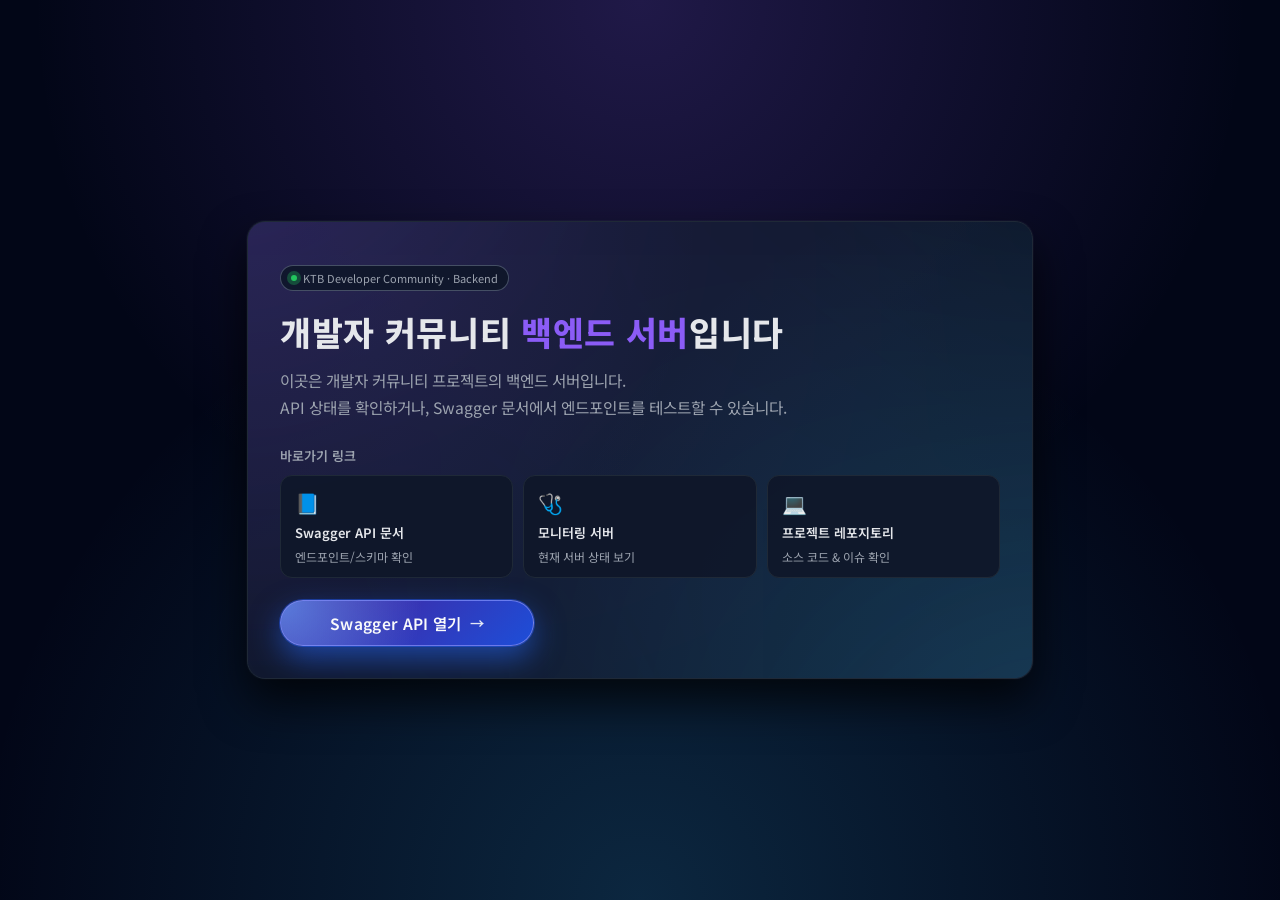
<file: src/main/resources/static/index.html>
<!DOCTYPE html>
<html lang="ko">
<head>
    <meta charset="UTF-8">
    <meta name="viewport" content="width=device-width, initial-scale=1.0">
    <title>개발자 커뮤니티 백엔드 서버</title>
    <link rel="stylesheet" href="home.css">
    <link rel="preconnect" href="https://fonts.googleapis.com">
    <link rel="preconnect" href="https://fonts.gstatic.com" crossorigin>
    <link href="https://fonts.googleapis.com/css2?family=Pretendard&family=Noto+Sans+KR:wght@400;700&display=swap" rel="stylesheet">
</head>
<body>
<div class="container">
    <div class="glow"></div>

    <div class="badge">KTB Developer Community · Backend</div>

    <h1>개발자 커뮤니티 <span>백엔드 서버</span>입니다</h1>
    <p>
        이곳은 개발자 커뮤니티 프로젝트의 백엔드 서버입니다.<br>
        API 상태를 확인하거나, Swagger 문서에서 엔드포인트를 테스트할 수 있습니다.
    </p>

    <!-- 추천 링크 + 아이콘 -->
    <section class="links-section">
        <div class="links-title">바로가기 링크</div>
        <div class="links-list">
            <a class="link-item" href="https://api.ktb-david.cloud/swagger-ui/index.html" target="_blank">
                <div class="link-icon">📘</div>
                <div class="link-text-main">Swagger API 문서</div>
                <div class="link-text-sub">엔드포인트/스키마 확인</div>
            </a>
            <a class="link-item" href="https://monitor.ktb-david.cloud" target="_blank">
                <div class="link-icon">🩺</div>
                <div class="link-text-main">모니터링 서버</div>
                <div class="link-text-sub">현재 서버 상태 보기</div>
            </a>
            <a class="link-item" href="https://github.com/100-hours-a-week/3-david-lee-community-BE.git" target="_blank">
                <div class="link-icon">💻</div>
                <div class="link-text-main">프로젝트 레포지토리</div>
                <div class="link-text-sub">소스 코드 & 이슈 확인</div>
            </a>
        </div>
    </section>

    <!-- 메인 액션 버튼 -->
    <div class="primary-action">
        <a class="swagger-button" href="https://api.ktb-david.cloud/swagger-ui/index.html" target="_blank">
            Swagger API 열기
        </a>
    </div>
</div>
</body>
</html>
</file>
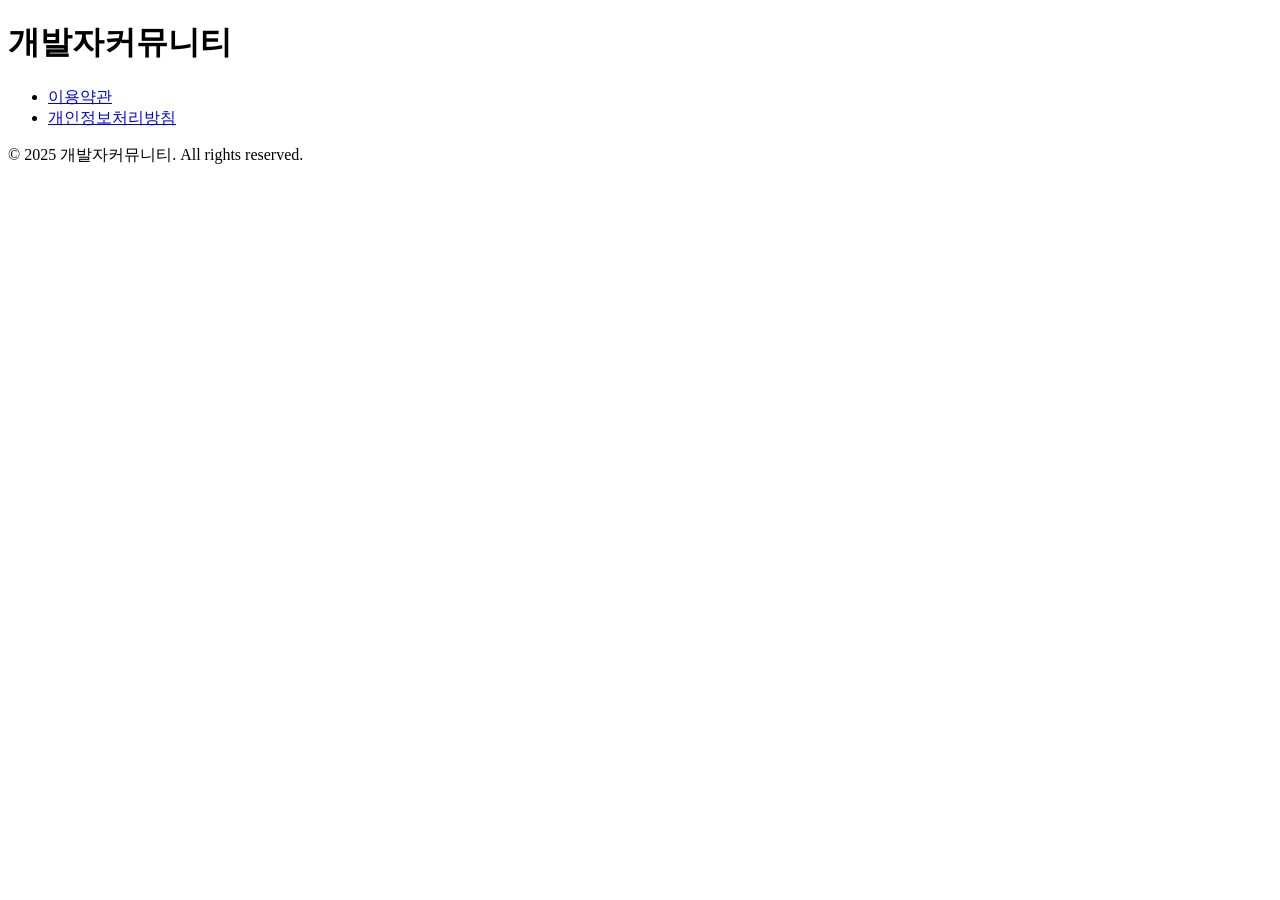
<file: src/main/resources/templates/fragments/common.html>
<!DOCTYPE html>
<html lang="ko" xmlns:th="http://www.thymeleaf.org">
<head>
    <th:block th:fragment="head">
        <meta charset="UTF-8">
        <meta name="viewport" content="width=device-width, initial-scale=1.0">

        <!-- noIndex 설정 -->
        <meta name="robots" content="noindex, nofollow">
        <link rel="stylesheet" th:href="@{/css/style.css}">
    </th:block>
</head>
<body>

<header th:fragment="header" class="header-area">
    <div class="container d-flex justify-content-between align-items-center">
        <h1>개발자커뮤니티</h1>
    </div>
</header>

<footer th:fragment="footer" class="footer-area mt-5">
    <div class="container">
        <nav>
            <ul class="nav">
                <li class="nav-item"><a class="nav-link" href="#" th:href="@{/v1/policy/terms}">이용약관</a></li>
                <li class="nav-item"><a class="nav-link" href="#" th:href="@{/v1/policy/privacy}">개인정보처리방침</a></li>
            </ul>
        </nav>
        <p>© 2025 개발자커뮤니티. All rights reserved.</p>
    </div>
</footer>

</body>
</html>
</file>
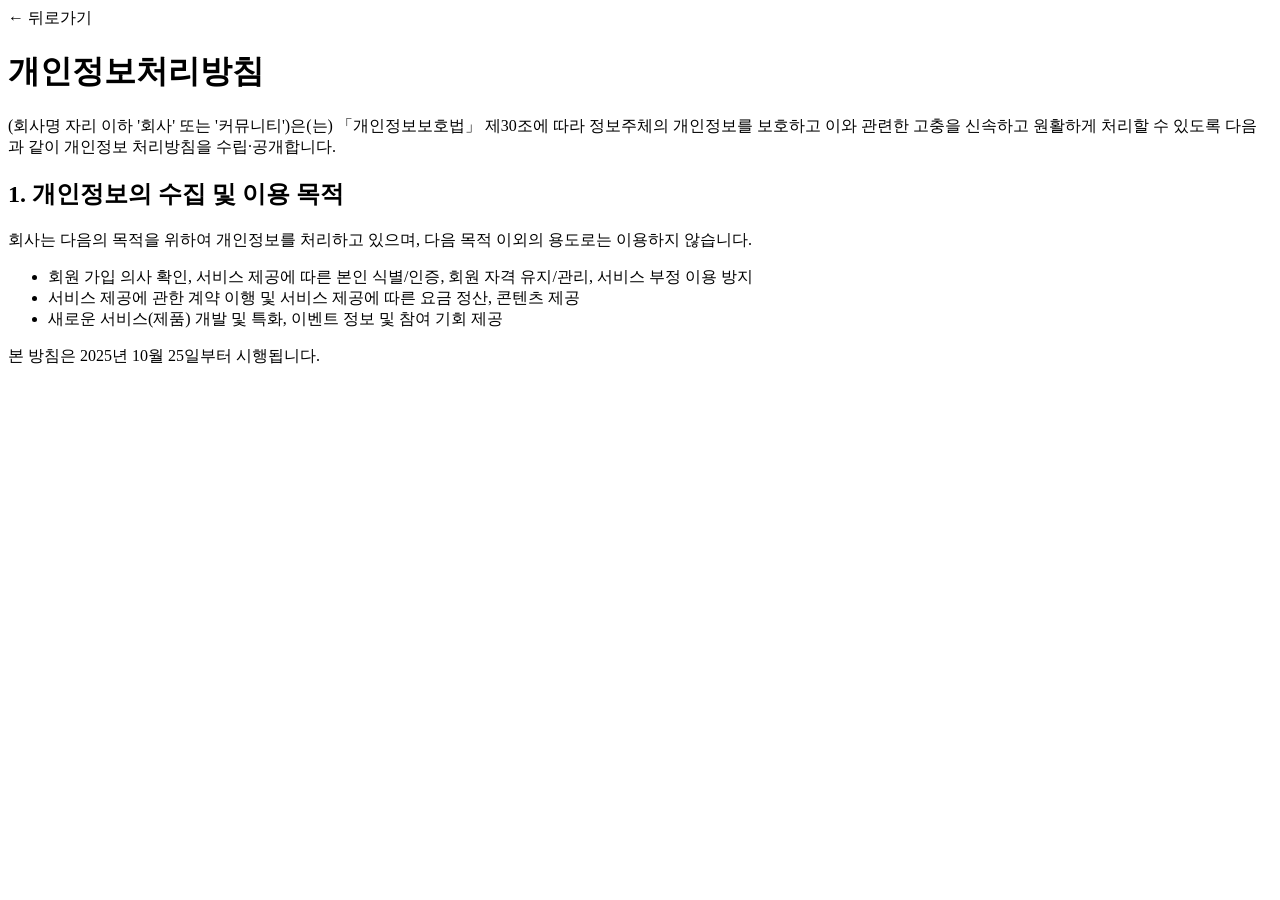
<file: src/main/resources/templates/policy/privacy.html>
<!DOCTYPE html>
<html lang="ko" xmlns:th="http://www.thymeleaf.org">
<head>
    <title>개인정보처리방침</title>
    <th:block th:replace="fragments/common :: head"></th:block>
</head>
<body>
<header th:replace="fragments/common :: header"></header>

<main class="container">

    <div class="policy-card">
        <div style="margin-bottom: 20px;">
            <a th:href="${frontendUrl}" class="btn btn-secondary">← 뒤로가기</a>
        </div>
        <h1>개인정보처리방침</h1>

        <p>(<span th:text="${companyName}">회사명 자리</span> 이하 '회사' 또는 '커뮤니티')은(는) 「개인정보보호법」 제30조에 따라 정보주체의 개인정보를 보호하고 이와 관련한 고충을 신속하고 원활하게 처리할 수 있도록 다음과 같이 개인정보 처리방침을 수립·공개합니다.</p>

        <h2>1. 개인정보의 수집 및 이용 목적</h2>
        <p>회사는 다음의 목적을 위하여 개인정보를 처리하고 있으며, 다음 목적 이외의 용도로는 이용하지 않습니다.</p>
        <ul>
            <li>회원 가입 의사 확인, 서비스 제공에 따른 본인 식별/인증, 회원 자격 유지/관리, 서비스 부정 이용 방지</li>
            <li>서비스 제공에 관한 계약 이행 및 서비스 제공에 따른 요금 정산, 콘텐츠 제공</li>
            <li>새로운 서비스(제품) 개발 및 특화, 이벤트 정보 및 참여 기회 제공</li>
        </ul>

        <p class="revision-date">본 방침은 2025년 10월 25일부터 시행됩니다.</p>
    </div>
</main>

<footer th:replace="fragments/common :: footer"></footer>
</body>
</html>
</file>
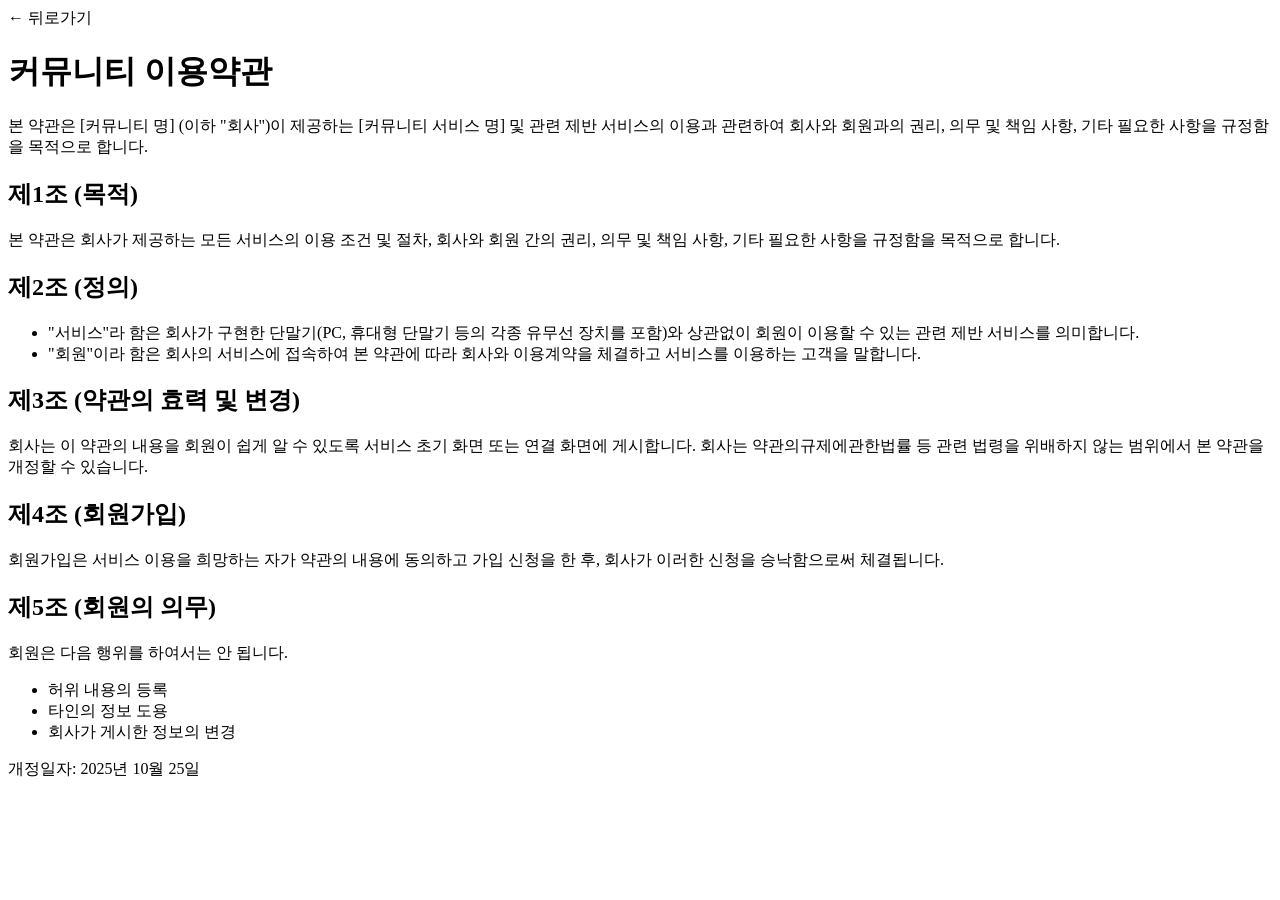
<file: src/main/resources/templates/policy/terms.html>
<!DOCTYPE html>
<html lang="ko" xmlns:th="http://www.thymeleaf.org">
<head>
    <title>커뮤니티 이용약관</title>
    <th:block th:replace="fragments/common :: head"></th:block>
</head>
<body>
<header th:replace="fragments/common :: header"></header>

<main class="container">

    <div class="policy-card">
        <div style="margin-bottom: 20px;">
            <a th:href="${frontendUrl}" class="btn btn-secondary">← 뒤로가기</a>
        </div>
        <h1>커뮤니티 이용약관</h1>

        <p>본 약관은 [커뮤니티 명] (이하 "회사")이 제공하는 [커뮤니티 서비스 명] 및 관련 제반 서비스의 이용과 관련하여 회사와 회원과의 권리, 의무 및 책임 사항, 기타 필요한 사항을 규정함을 목적으로 합니다.</p>

        <h2>제1조 (목적)</h2>
        <p>본 약관은 회사가 제공하는 모든 서비스의 이용 조건 및 절차, 회사와 회원 간의 권리, 의무 및 책임 사항, 기타 필요한 사항을 규정함을 목적으로 합니다.</p>

        <h2>제2조 (정의)</h2>
        <ul>
            <li>"서비스"라 함은 회사가 구현한 단말기(PC, 휴대형 단말기 등의 각종 유무선 장치를 포함)와 상관없이 회원이 이용할 수 있는 관련 제반 서비스를 의미합니다.</li>
            <li>"회원"이라 함은 회사의 서비스에 접속하여 본 약관에 따라 회사와 이용계약을 체결하고 서비스를 이용하는 고객을 말합니다.</li>
        </ul>

        <h2>제3조 (약관의 효력 및 변경)</h2>
        <p>회사는 이 약관의 내용을 회원이 쉽게 알 수 있도록 서비스 초기 화면 또는 연결 화면에 게시합니다. 회사는 약관의규제에관한법률 등 관련 법령을 위배하지 않는 범위에서 본 약관을 개정할 수 있습니다.</p>

        <h2>제4조 (회원가입)</h2>
        <p>회원가입은 서비스 이용을 희망하는 자가 약관의 내용에 동의하고 가입 신청을 한 후, 회사가 이러한 신청을 승낙함으로써 체결됩니다.</p>

        <h2>제5조 (회원의 의무)</h2>
        <p>회원은 다음 행위를 하여서는 안 됩니다.</p>
        <ul>
            <li>허위 내용의 등록</li>
            <li>타인의 정보 도용</li>
            <li>회사가 게시한 정보의 변경</li>
        </ul>

        <p class="revision-date">개정일자: 2025년 10월 25일</p>
    </div>
</main>

<footer th:replace="fragments/common :: footer"></footer>
</body>
</html>
</file>
<file: src/main/resources/static/home.css>
/* ─────────── 다크 개발자 테마 기본 색상 ─────────── */
:root {
    --bg: #020617;
    --card: #020617;
    --border: #1f2937;
    --text: #e5e7eb;
    --muted: #9ca3af;
    --primary: #8b5cf6;
}

/* 전체 배경 스타일 */
body {
    background: radial-gradient(circle at top, rgba(139,92,246,0.22), transparent 55%),
    radial-gradient(circle at bottom, rgba(56,189,248,0.18), transparent 60%),
    var(--bg);
    font-family: 'Pretendard', 'Noto Sans KR', system-ui, -apple-system, BlinkMacSystemFont, 'Segoe UI', sans-serif;
    margin: 0;
    padding: 0;
    min-height: 100vh;
    display: flex;
    justify-content: center;
    align-items: center;
    color: var(--text);
}

/* 메인 컨테이너 (코드 카드 느낌) */
.container {
    position: relative;
    max-width: 720px;
    width: 92%;
    padding: 40px 32px 32px;
    border-radius: 18px;
    background: radial-gradient(circle at top left, rgba(139,92,246,0.12), transparent 50%),
    radial-gradient(circle at bottom right, rgba(56,189,248,0.10), transparent 55%),
    rgba(15,23,42,0.96);
    border: 1px solid var(--border);
    box-shadow:
            0 22px 45px rgba(0, 0, 0, 0.75),
            0 0 0 1px rgba(148,163,184,0.05);
    text-align: left;
    overflow: hidden;
    z-index: 1;
    transition: transform 0.25s ease, box-shadow 0.25s ease, border-color 0.25s ease;
}

.container:hover {
    transform: translateY(-4px);
    box-shadow:
            0 30px 60px rgba(0, 0, 0, 0.9),
            0 0 0 1px rgba(129,140,248,0.25);
    border-color: rgba(129,140,248,0.45);
}

/* 배경 글로우 (은은한 네온 느낌) */
.glow {
    content: "";
    position: absolute;
    inset: -40%;
    background:
            radial-gradient(circle at 20% 0%, rgba(139,92,246,0.38), transparent 60%),
            radial-gradient(circle at 80% 100%, rgba(56,189,248,0.38), transparent 55%);
    opacity: 0.38;
    filter: blur(40px);
    z-index: 0;
    animation: floatGlow 18s ease-in-out infinite alternate;
}

@keyframes floatGlow {
    0% {
        transform: translate3d(-10px, 10px, 0) rotate(0deg);
    }
    50% {
        transform: translate3d(12px, -16px, 0) rotate(3deg);
    }
    100% {
        transform: translate3d(-8px, 20px, 0) rotate(-2deg);
    }
}

/* 배지 */
.badge {
    position: relative;
    z-index: 1;
    display: inline-flex;
    align-items: center;
    gap: 6px;
    padding: 4px 10px;
    border-radius: 999px;
    background: rgba(15,23,42,0.9);
    border: 1px solid rgba(148,163,184,0.4);
    font-size: 11px;
    color: var(--muted);
    margin-bottom: 16px;
}

.badge::before {
    content: "";
    width: 6px;
    height: 6px;
    border-radius: 999px;
    background: #22c55e;
    box-shadow: 0 0 0 4px rgba(34,197,94,0.3);
}

/* 제목 */
h1 {
    position: relative;
    z-index: 1;
    font-size: 2.1rem;
    margin: 0 0 12px 0;
    font-weight: 800;
    letter-spacing: 0.02em;
    color: var(--text);
    animation: fadeInDown 0.5s ease;
}

h1 span {
    color: var(--primary);
}

/* 설명 문구 */
p {
    position: relative;
    z-index: 1;
    font-size: 0.98rem;
    line-height: 1.7;
    color: var(--muted);
    margin: 0 0 24px 0;
    animation: fadeInUp 0.55s ease;
}


/* ─────────── 추천 링크 섹션 ─────────── */
.links-section {
    position: relative;
    z-index: 1;
    margin-bottom: 22px;
    animation: fadeInUp 0.6s ease 0.1s backwards;
}

.links-title {
    font-size: 13px;
    font-weight: 600;
    color: var(--muted);
    margin-bottom: 10px;
}

.links-list {
    display: flex;
    flex-wrap: wrap;
    gap: 10px;
}

.link-item {
    flex: 1 1 160px;
    min-width: 150px;
    max-width: 220px;
    display: flex;
    flex-direction: column;
    gap: 6px;
    padding: 12px 14px;
    border-radius: 12px;
    background: rgba(15,23,42,0.96);
    border: 1px solid rgba(31,41,55,1);
    text-decoration: none;
    color: var(--text);
    transition: all 0.22s ease;
}

.link-item:hover {
    background: #020617;
    border-color: rgba(129,140,248,0.8);
    transform: translateY(-2px);
    box-shadow: 0 12px 22px rgba(15,23,42,0.9);
}

.link-icon {
    font-size: 20px;
}

.link-text-main {
    font-size: 13px;
    font-weight: 600;
}

.link-text-sub {
    font-size: 12px;
    color: var(--muted);
}

/* 메인 액션 버튼 래퍼 */
.primary-action {
    position: relative;
    z-index: 1;
    margin-top: 10px;
    animation: fadeInUp 0.6s ease 0.15s backwards;
}

/* 버튼 (다크 테마 액션 버튼) */
.swagger-button {
    display: inline-flex;
    align-items: center;
    justify-content: center;
    gap: 8px;
    padding: 11px 26px;
    min-width: 200px;
    border-radius: 999px;
    border: 1px solid rgba(129,140,248,0.75);
    background: radial-gradient(circle at 0% 0%, rgba(96,165,250,0.7), transparent 55%),
    linear-gradient(135deg, #4c1d95, #1d4ed8);
    color: #f9fafb;
    font-size: 0.97rem;
    font-weight: 600;
    letter-spacing: 0.02em;
    text-decoration: none;
    cursor: pointer;
    box-shadow:
            0 12px 30px rgba(37,99,235,0.6),
            0 0 0 1px rgba(30,64,175,0.75);
    transition: transform 0.18s ease, box-shadow 0.18s ease, background 0.18s ease, border-color 0.18s ease;
}

.swagger-button::after {
    content: "→";
    font-size: 0.9rem;
    opacity: 0.9;
    transform: translateX(0);
    transition: transform 0.18s ease, opacity 0.18s ease;
}

.swagger-button:hover {
    transform: translateY(-2px);
    background: radial-gradient(circle at 10% 0%, rgba(129,140,248,0.9), transparent 55%),
    linear-gradient(135deg, #581c87, #1d4ed8);
    border-color: rgba(191,219,254,0.9);
    box-shadow:
            0 18px 40px rgba(59,130,246,0.85),
            0 0 0 1px rgba(191,219,254,0.8);
}

.swagger-button:hover::after {
    transform: translateX(4px);
    opacity: 1;
}

/* ─────────── 간단한 페이드 애니메이션 ─────────── */
@keyframes fadeInDown {
    from {
        opacity: 0;
        transform: translateY(-18px);
    }
    to {
        opacity: 1;
        transform: translateY(0);
    }
}

@keyframes fadeInUp {
    from {
        opacity: 0;
        transform: translateY(18px);
    }
    to {
        opacity: 1;
        transform: translateY(0);
    }
}

/* ─────────── 반응형 ─────────── */
@media (max-width: 768px) {
    .container {
        padding: 32px 22px 24px;
        width: 92%;
    }

    h1 {
        font-size: 1.7rem;
    }

    p {
        font-size: 0.95rem;
    }

    .links-list {
        flex-direction: column;
    }

    .primary-action {
        margin-top: 16px;
    }

    .swagger-button {
        width: 100%;
        justify-content: center;
    }
}

@media (max-width: 480px) {
    .container {
        padding: 26px 18px 20px;
    }

    h1 {
        font-size: 1.5rem;
    }

    .swagger-button {
        padding: 10px 20px;
        font-size: 0.9rem;
    }
}
</file>
